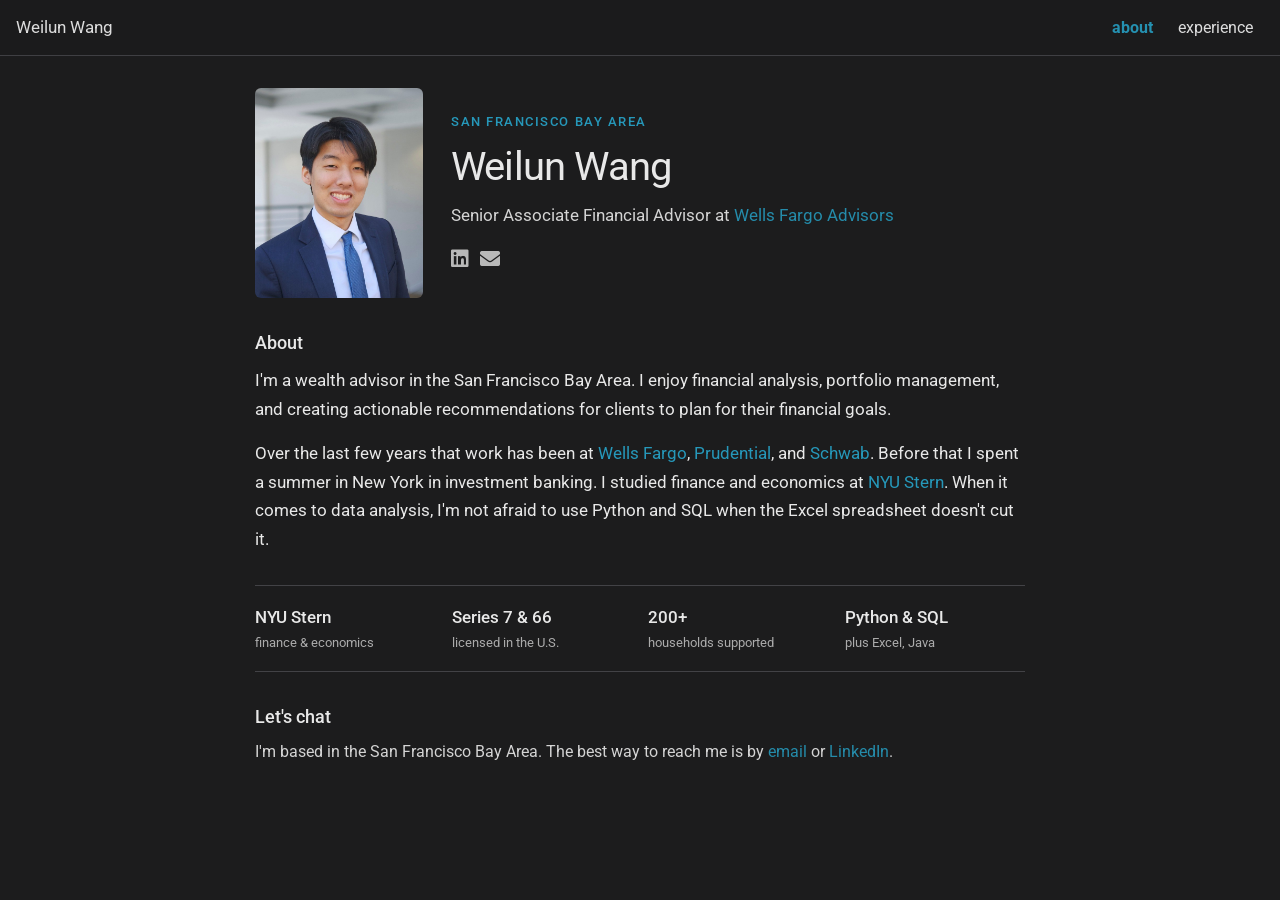
<file: index.html>
<!DOCTYPE html>
<html lang="en">
  <head>
    <meta charset="UTF-8" />
    <meta name="viewport" content="width=device-width, initial-scale=1" />
    <title>about | Weilun Wang</title>
    <meta
      name="description"
      content="Weilun Wang is a wealth advisor at Wells Fargo Advisors in Palo Alto and an NYU Stern graduate based in San Francisco."
    />
    <link rel="icon" href="assets/img/favicon.svg" type="image/svg+xml" />
    <link rel="preconnect" href="https://fonts.googleapis.com" />
    <link rel="preconnect" href="https://fonts.gstatic.com" crossorigin />
    <link
      href="https://fonts.googleapis.com/css2?family=Roboto:wght@300;400;500;700&display=swap"
      rel="stylesheet"
    />
    <link
      rel="stylesheet"
      href="https://cdnjs.cloudflare.com/ajax/libs/font-awesome/5.15.4/css/all.min.css"
    />
    <link rel="stylesheet" href="assets/css/style.css" />
  </head>
  <body>
    <header class="navbar">
      <a class="navbar-brand" href="index.html">Weilun Wang</a>
      <div class="navbar-right">
        <button class="menu-toggle" type="button" aria-label="Open menu" aria-expanded="false">
          <span></span><span></span><span></span>
        </button>
        <ul class="nav-links">
          <li><a class="active" href="index.html">about</a></li>
          <li><a href="experience.html">experience</a></li>
        </ul>
      </div>
    </header>

    <main class="container about-page">
      <section class="hero">
        <div class="profile">
          <img src="assets/img/profile.png" alt="Portrait of Weilun Wang" />
        </div>
        <div class="hero-copy">
          <p class="eyebrow">San Francisco Bay Area</p>
          <h1>Weilun Wang</h1>
          <p class="role-line">
            Senior Associate Financial Advisor at
            <a href="https://www.wellsfargoadvisors.com/" target="_blank" rel="noopener noreferrer">Wells Fargo Advisors</a>
          </p>
          <div class="contact-icons">
            <a
              href="https://www.linkedin.com/in/weilun-wang-19b3b113a"
              target="_blank"
              rel="noopener noreferrer"
              aria-label="LinkedIn"
            >
              <i class="fab fa-linkedin"></i>
            </a>
            <a href="mailto:weilun.wang7@gmail.com" aria-label="Email">
              <i class="fas fa-envelope"></i>
            </a>
          </div>
        </div>
      </section>

      <section class="intro">
        <h4>About</h4>
        <p>
          I'm a wealth advisor in the San Francisco Bay Area. I enjoy financial analysis, portfolio management, and creating actionable recommendations for clients to plan for their financial goals.
        </p>
        <p>
          Over the last few years that work has been at
          <a href="https://www.wellsfargoadvisors.com/" target="_blank" rel="noopener noreferrer">Wells Fargo</a>,
          <a href="https://www.prudential.com/" target="_blank" rel="noopener noreferrer">Prudential</a>,
          and
          <a href="https://www.schwab.com/" target="_blank" rel="noopener noreferrer">Schwab</a>.
          Before that I spent a summer in New York in investment banking. I studied finance and economics at
          <a href="https://www.stern.nyu.edu/" target="_blank" rel="noopener noreferrer">NYU Stern</a>.
          When it comes to data analysis, I'm not afraid to use Python and SQL when the Excel spreadsheet doesn't cut it.
        </p>
      </section>

      <section class="stats" aria-label="Highlights">
        <div class="stat">
          <span class="stat-value">NYU Stern</span>
          <span class="stat-label">finance &amp; economics</span>
        </div>
        <div class="stat">
          <span class="stat-value">Series 7 &amp; 66</span>
          <span class="stat-label">licensed in the U.S.</span>
        </div>
        <div class="stat">
          <span class="stat-value">200+</span>
          <span class="stat-label">households supported</span>
        </div>
        <div class="stat">
          <span class="stat-value">Python &amp; SQL</span>
          <span class="stat-label">plus Excel, Java</span>
        </div>
      </section>

      <section class="chat">
        <h4>Let's chat</h4>
        <p class="contact-line">
          I'm based in the San Francisco Bay Area. The best way to reach me is by
          <a href="mailto:weilun.wang7@gmail.com">email</a>
          or
          <a href="https://www.linkedin.com/in/weilun-wang-19b3b113a" target="_blank" rel="noopener noreferrer">LinkedIn</a>.
        </p>
      </section>
    </main>

    <script src="assets/js/theme.js"></script>
  </body>
</html>
</file>
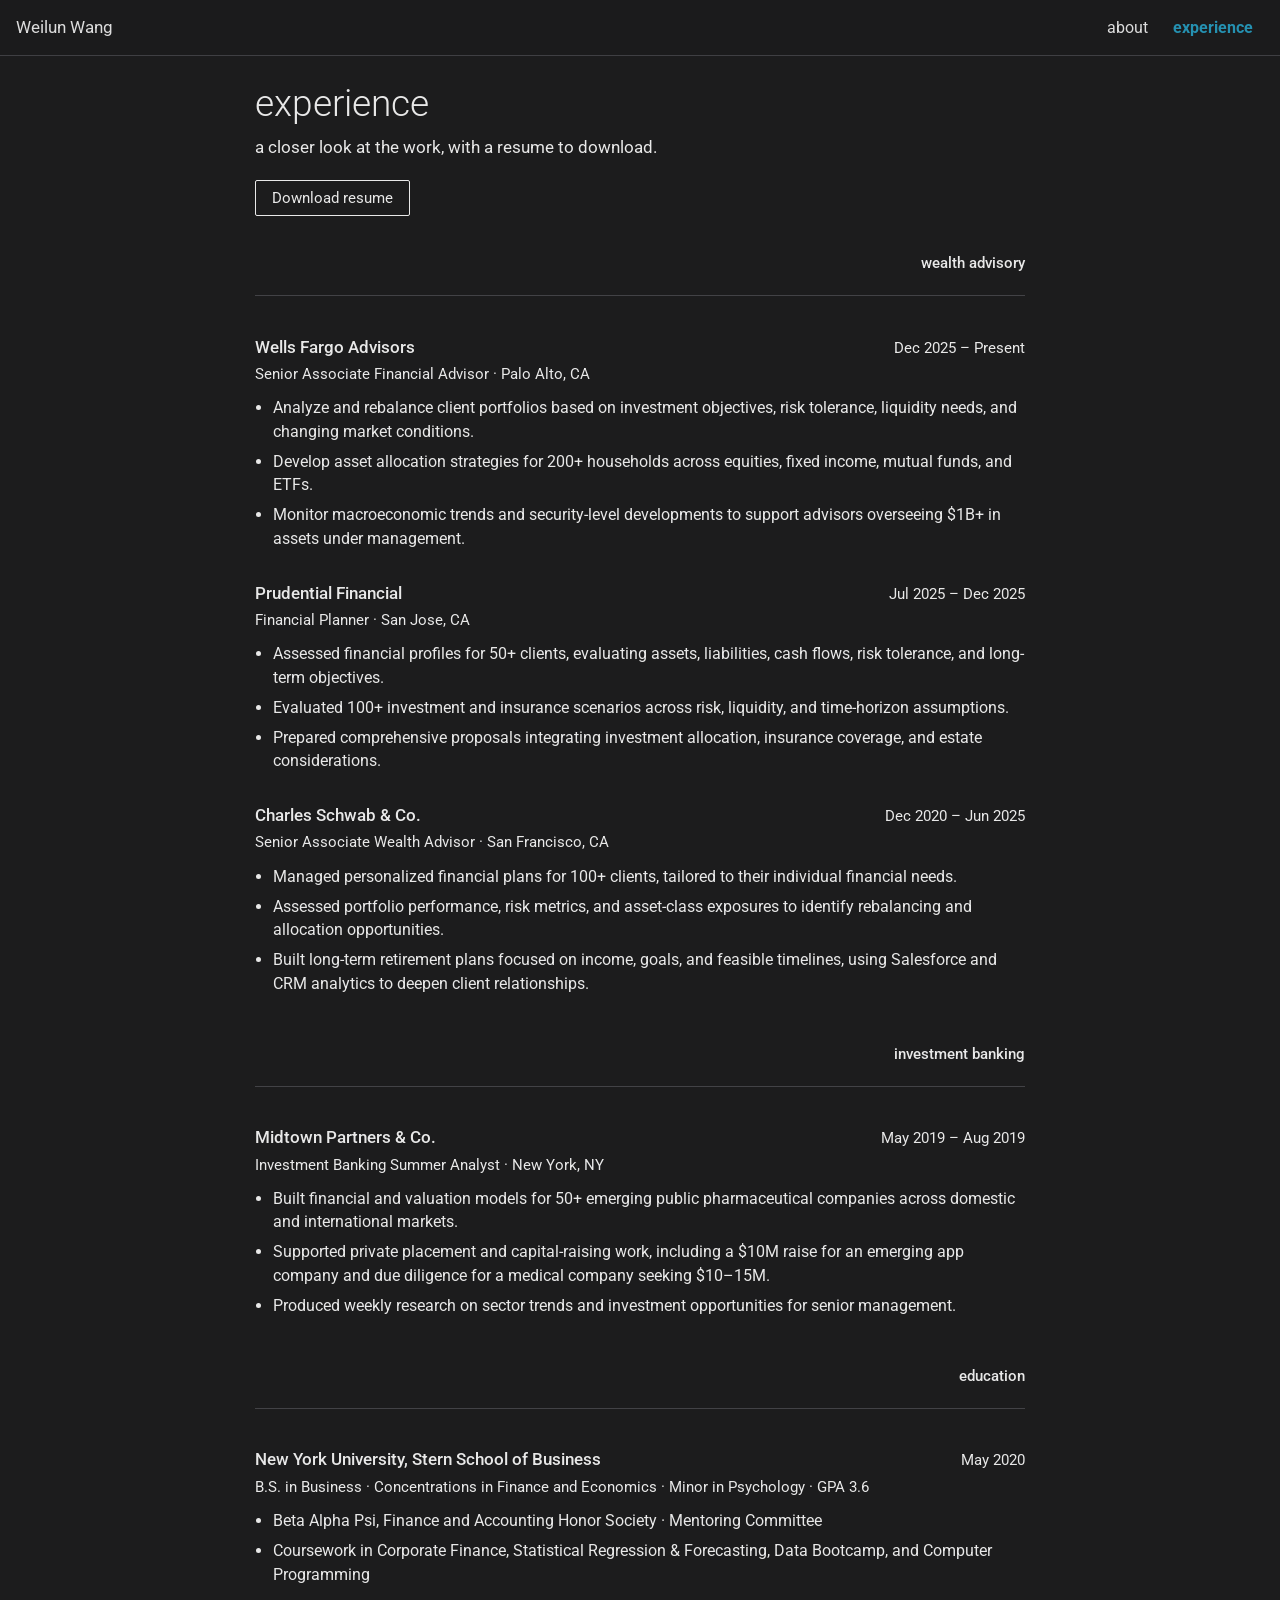
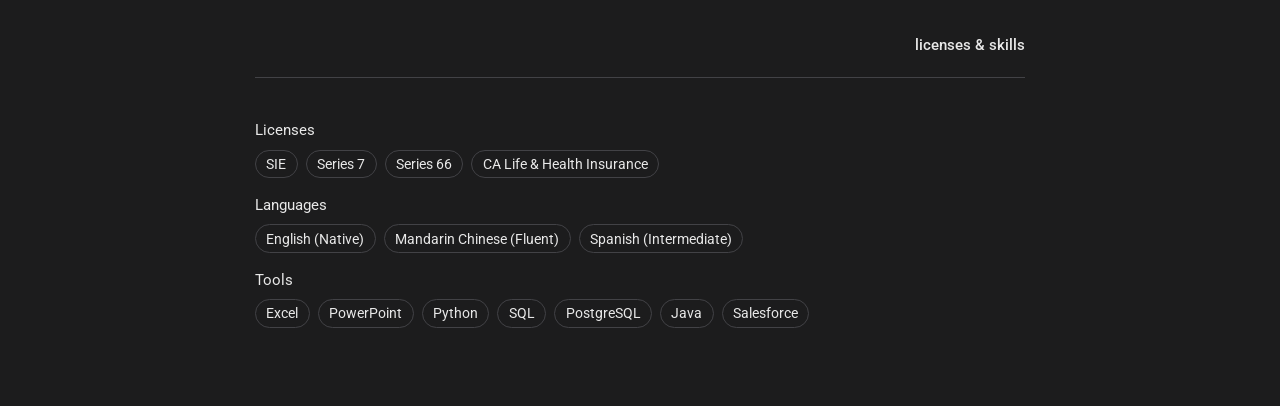
<file: experience.html>
<!DOCTYPE html>
<html lang="en">
  <head>
    <meta charset="UTF-8" />
    <meta name="viewport" content="width=device-width, initial-scale=1" />
    <title>experience | Weilun Wang</title>
    <meta
      name="description"
      content="Work history for Weilun Wang: Wells Fargo Advisors, Prudential, Charles Schwab, and NYU Stern."
    />
    <link rel="icon" href="assets/img/favicon.svg" type="image/svg+xml" />
    <link rel="preconnect" href="https://fonts.googleapis.com" />
    <link rel="preconnect" href="https://fonts.gstatic.com" crossorigin />
    <link
      href="https://fonts.googleapis.com/css2?family=Roboto:wght@300;400;500;700&display=swap"
      rel="stylesheet"
    />
    <link
      rel="stylesheet"
      href="https://cdnjs.cloudflare.com/ajax/libs/font-awesome/5.15.4/css/all.min.css"
    />
    <link rel="stylesheet" href="assets/css/style.css" />
  </head>
  <body>
    <header class="navbar">
      <a class="navbar-brand" href="index.html">Weilun Wang</a>
      <div class="navbar-right">
        <button class="menu-toggle" type="button" aria-label="Open menu" aria-expanded="false">
          <span></span><span></span><span></span>
        </button>
        <ul class="nav-links">
          <li><a href="index.html">about</a></li>
          <li><a class="active" href="experience.html">experience</a></li>
        </ul>
      </div>
    </header>

    <main class="container">
      <h1>experience</h1>
      <p class="page-kicker">a closer look at the work, with a resume to download.</p>
      <div class="resume-actions">
        <a class="btn" href="assets/Weilun_Wang_Resume.pdf">Download resume</a>
      </div>

      <section class="category">
        <span class="category-label">wealth advisory</span>
        <hr />

        <article class="role">
          <div class="role-header">
            <h3 class="role-title">Wells Fargo Advisors</h3>
            <span class="role-dates">Dec 2025 – Present</span>
          </div>
          <p class="role-meta">Senior Associate Financial Advisor · Palo Alto, CA</p>
          <ul>
            <li>
              Analyze and rebalance client portfolios based on investment objectives, risk tolerance, liquidity needs, and changing market conditions.
            </li>
            <li>
              Develop asset allocation strategies for 200+ households across equities, fixed income, mutual funds, and ETFs.
            </li>
            <li>
              Monitor macroeconomic trends and security-level developments to support advisors overseeing $1B+ in assets under management.
            </li>
          </ul>
        </article>

        <article class="role">
          <div class="role-header">
            <h3 class="role-title">Prudential Financial</h3>
            <span class="role-dates">Jul 2025 – Dec 2025</span>
          </div>
          <p class="role-meta">Financial Planner · San Jose, CA</p>
          <ul>
            <li>
              Assessed financial profiles for 50+ clients, evaluating assets, liabilities, cash flows, risk tolerance, and long-term objectives.
            </li>
            <li>
              Evaluated 100+ investment and insurance scenarios across risk, liquidity, and time-horizon assumptions.
            </li>
            <li>
              Prepared comprehensive proposals integrating investment allocation, insurance coverage, and estate considerations.
            </li>
          </ul>
        </article>

        <article class="role">
          <div class="role-header">
            <h3 class="role-title">Charles Schwab &amp; Co.</h3>
            <span class="role-dates">Dec 2020 – Jun 2025</span>
          </div>
          <p class="role-meta">Senior Associate Wealth Advisor · San Francisco, CA</p>
          <ul>
            <li>
              Managed personalized financial plans for 100+ clients, tailored to their individual financial needs.
            </li>
            <li>
              Assessed portfolio performance, risk metrics, and asset-class exposures to identify rebalancing and allocation opportunities.
            </li>
            <li>
              Built long-term retirement plans focused on income, goals, and feasible timelines, using Salesforce and CRM analytics to deepen client relationships.
            </li>
          </ul>
        </article>
      </section>

      <section class="category">
        <span class="category-label">investment banking</span>
        <hr />

        <article class="role">
          <div class="role-header">
            <h3 class="role-title">Midtown Partners &amp; Co.</h3>
            <span class="role-dates">May 2019 – Aug 2019</span>
          </div>
          <p class="role-meta">Investment Banking Summer Analyst · New York, NY</p>
          <ul>
            <li>
              Built financial and valuation models for 50+ emerging public pharmaceutical companies across domestic and international markets.
            </li>
            <li>
              Supported private placement and capital-raising work, including a $10M raise for an emerging app company and due diligence for a medical company seeking $10–15M.
            </li>
            <li>
              Produced weekly research on sector trends and investment opportunities for senior management.
            </li>
          </ul>
        </article>
      </section>

      <section class="category">
        <span class="category-label">education</span>
        <hr />

        <article class="role">
          <div class="role-header">
            <h3 class="role-title">New York University, Stern School of Business</h3>
            <span class="role-dates">May 2020</span>
          </div>
          <p class="role-meta">
            B.S. in Business · Concentrations in Finance and Economics · Minor in Psychology · GPA 3.6
          </p>
          <ul>
            <li>Beta Alpha Psi, Finance and Accounting Honor Society · Mentoring Committee</li>
            <li>
              Coursework in Corporate Finance, Statistical Regression &amp; Forecasting, Data Bootcamp, and Computer Programming
            </li>
          </ul>
        </article>
      </section>

      <section class="category">
        <span class="category-label">licenses &amp; skills</span>
        <hr />
        <article class="role">
          <p class="role-meta chip-label">Licenses</p>
          <div class="chip-row">
            <span class="chip">SIE</span>
            <span class="chip">Series 7</span>
            <span class="chip">Series 66</span>
            <span class="chip">CA Life &amp; Health Insurance</span>
          </div>
          <p class="role-meta chip-label">Languages</p>
          <div class="chip-row">
            <span class="chip">English (Native)</span>
            <span class="chip">Mandarin Chinese (Fluent)</span>
            <span class="chip">Spanish (Intermediate)</span>
          </div>
          <p class="role-meta chip-label">Tools</p>
          <div class="chip-row">
            <span class="chip">Excel</span>
            <span class="chip">PowerPoint</span>
            <span class="chip">Python</span>
            <span class="chip">SQL</span>
            <span class="chip">PostgreSQL</span>
            <span class="chip">Java</span>
            <span class="chip">Salesforce</span>
          </div>
        </article>
      </section>
    </main>

    <script src="assets/js/theme.js"></script>
  </body>
</html>
</file>
<file: assets/css/style.css>
:root {
  --global-bg-color: #1c1c1d;
  --global-text-color: #e8e8e8;
  --global-text-color-light: #e8e8e8;
  --global-theme-color: #2698ba;
  --global-hover-color: #2698ba;
  --global-divider-color: #424246;
  --global-card-bg-color: #212529;
  --global-icon-color: #b8b8b8;
}

*,
*::before,
*::after {
  box-sizing: border-box;
}

html {
  scroll-behavior: smooth;
  color-scheme: dark;
}

body {
  margin: 0;
  min-height: 100vh;
  display: flex;
  flex-direction: column;
  padding-top: 56px;
  color: var(--global-text-color);
  background-color: var(--global-bg-color);
  font-family: Roboto, "Helvetica Neue", Arial, sans-serif;
  font-size: 16px;
  line-height: 1.5;
  -webkit-font-smoothing: antialiased;
}

h1,
h2,
h3,
h4,
h5,
h6,
p,
li,
span,
strong,
em,
div {
  color: var(--global-text-color);
}

h1 {
  font-size: 2.3rem;
  font-weight: 300;
  margin: 0 0 0.5rem;
}

h2 {
  font-size: 1.75rem;
  font-weight: 400;
  margin: 0 0 0.75rem;
}

h3 {
  font-size: 1.15rem;
  font-weight: 500;
  margin: 0;
}

h4 {
  font-size: 1.1rem;
  font-weight: 500;
  margin: 1.4rem 0 0.6rem;
}

p {
  font-size: 17px;
  margin: 0 0 1rem;
}

a {
  color: var(--global-theme-color);
  text-decoration: none;
}

a:hover {
  color: var(--global-hover-color);
  text-decoration: underline;
}

hr {
  border: 0;
  border-top: 1px solid var(--global-divider-color);
  margin: 1.25rem 0;
}

.container {
  width: 100%;
  max-width: 800px;
  margin: 0 auto;
  padding: 1.25rem 15px 2.5rem;
}

/* Navbar */
.navbar {
  position: fixed;
  top: 0;
  left: 0;
  right: 0;
  z-index: 1000;
  display: flex;
  align-items: center;
  justify-content: space-between;
  min-height: 56px;
  padding: 0 1rem;
  background-color: var(--global-bg-color);
  border-bottom: 1px solid var(--global-divider-color);
  opacity: 0.95;
}

.navbar-brand {
  color: var(--global-text-color);
  font-size: 1.05rem;
  font-weight: 400;
  text-decoration: none;
}

.navbar-brand:hover {
  color: var(--global-hover-color);
  text-decoration: none;
}

.navbar-right {
  display: flex;
  align-items: center;
  gap: 0.15rem;
}

.nav-links {
  display: flex;
  align-items: center;
  list-style: none;
  margin: 0;
  padding: 0;
  gap: 0.15rem;
}

.nav-links a {
  display: block;
  padding: 0.5rem 0.7rem;
  color: var(--global-text-color);
  font-size: 1rem;
  text-decoration: none;
}

.nav-links a:hover {
  color: var(--global-hover-color);
  text-decoration: none;
}

.nav-links a.active {
  color: var(--global-theme-color);
  font-weight: 700;
}

.menu-toggle {
  display: none;
  flex-direction: column;
  justify-content: center;
  gap: 5px;
  width: 40px;
  height: 40px;
  padding: 8px;
  border: 0;
  background: transparent;
  cursor: pointer;
}

.menu-toggle span {
  display: block;
  width: 22px;
  height: 2px;
  background: var(--global-text-color);
  border-radius: 1px;
}

/* About */
.about-page {
  padding-top: 2rem;
}

.hero {
  display: grid;
  grid-template-columns: 168px 1fr;
  gap: 1.75rem;
  align-items: center;
  margin-bottom: 2rem;
}

.profile {
  width: 168px;
}

.profile img {
  width: 100%;
  aspect-ratio: 4 / 5;
  object-fit: cover;
  object-position: center 10%;
  border-radius: 6px;
  display: block;
}

.hero-copy h1 {
  font-size: 2.5rem;
  font-weight: 400;
  letter-spacing: -0.02em;
  margin: 0 0 0.4rem;
}

.eyebrow {
  margin: 0 0 0.35rem;
  font-size: 0.8rem;
  font-weight: 500;
  letter-spacing: 0.12em;
  text-transform: uppercase;
  color: var(--global-theme-color);
}

.role-line {
  margin: 0 0 1rem;
  font-size: 1.05rem;
  line-height: 1.45;
  opacity: 0.9;
}

.role-line a {
  color: var(--global-theme-color);
}

.contact-icons {
  display: flex;
  gap: 0.7rem;
  font-size: 1.25rem;
}

.contact-icons a {
  color: var(--global-icon-color);
  text-decoration: none;
}

.contact-icons a:hover {
  color: var(--global-theme-color);
  text-decoration: none;
}

.intro h4 {
  margin-top: 0;
}

.intro p {
  font-size: 1.05rem;
  line-height: 1.7;
  margin: 0 0 1rem;
}

.intro p:last-child {
  margin-bottom: 0;
}

.stats {
  display: grid;
  grid-template-columns: repeat(4, 1fr);
  gap: 1rem;
  margin: 2rem 0;
  padding: 1.15rem 0;
  border-top: 1px solid var(--global-divider-color);
  border-bottom: 1px solid var(--global-divider-color);
}

.stat {
  display: flex;
  flex-direction: column;
  gap: 0.2rem;
}

.stat-value {
  font-size: 1.05rem;
  font-weight: 500;
}

.stat-label {
  font-size: 0.82rem;
  opacity: 0.7;
}

.contact-line {
  font-size: 0.98rem;
  margin: 0;
  opacity: 0.9;
}

.chat h4 {
  margin-top: 0.5rem;
}

/* Experience */
.page-kicker {
  color: var(--global-text-color-light);
  font-size: 1.05rem;
  margin: -0.25rem 0 1.75rem;
}

.category {
  margin: 2.25rem 0 1rem;
}

.category-label {
  display: block;
  text-align: right;
  font-size: 0.95rem;
  font-weight: 500;
  color: var(--global-text-color);
  margin-bottom: 0.35rem;
}

.role {
  padding: 1.15rem 0 0.35rem;
}

.role-header {
  display: flex;
  justify-content: space-between;
  align-items: baseline;
  gap: 1rem;
  flex-wrap: wrap;
}

.role-title {
  font-size: 1.05rem;
  font-weight: 500;
  margin: 0;
}

.role-meta {
  color: var(--global-text-color-light);
  font-size: 0.92rem;
  margin: 0.2rem 0 0.7rem;
}

.role-dates {
  color: var(--global-text-color-light);
  font-size: 0.92rem;
  white-space: nowrap;
}

.role ul {
  margin: 0;
  padding-left: 1.15rem;
}

.role li {
  font-size: 0.98rem;
  margin-bottom: 0.4rem;
}

.chip-label {
  margin-bottom: 0.45rem;
}

.chip-label + .chip-row {
  margin-bottom: 1rem;
}

.chip-row {
  display: flex;
  flex-wrap: wrap;
  gap: 0.5rem;
  margin: 0.5rem 0 0;
}

.chip {
  display: inline-block;
  padding: 0.2rem 0.65rem;
  border: 1px solid var(--global-divider-color);
  border-radius: 999px;
  font-size: 0.85rem;
  color: var(--global-text-color);
}

/* Resume */
.resume-actions {
  display: flex;
  gap: 0.75rem;
  flex-wrap: wrap;
  margin: -0.5rem 0 1.75rem;
}

.btn {
  display: inline-block;
  padding: 0.35rem 1rem;
  border: 1px solid var(--global-text-color);
  color: var(--global-text-color);
  border-radius: 2px;
  font-size: 0.95rem;
  text-decoration: none;
}

.btn:hover {
  color: var(--global-theme-color);
  border-color: var(--global-theme-color);
  text-decoration: none;
}

@media (max-width: 720px) {
  .hero {
    grid-template-columns: 1fr;
    justify-items: start;
  }

  .profile {
    width: 140px;
  }

  .hero-copy h1 {
    font-size: 2.1rem;
  }

  .stats {
    grid-template-columns: 1fr 1fr;
  }

  .menu-toggle {
    display: flex;
  }

  .nav-links {
    display: none;
    position: absolute;
    top: 56px;
    left: 0;
    right: 0;
    flex-direction: column;
    align-items: stretch;
    background: var(--global-bg-color);
    border-bottom: 1px solid var(--global-divider-color);
    padding: 0.4rem 0;
  }

  .navbar.open .nav-links {
    display: flex;
  }

  .role-header {
    flex-direction: column;
    gap: 0.15rem;
  }
}
</file>
